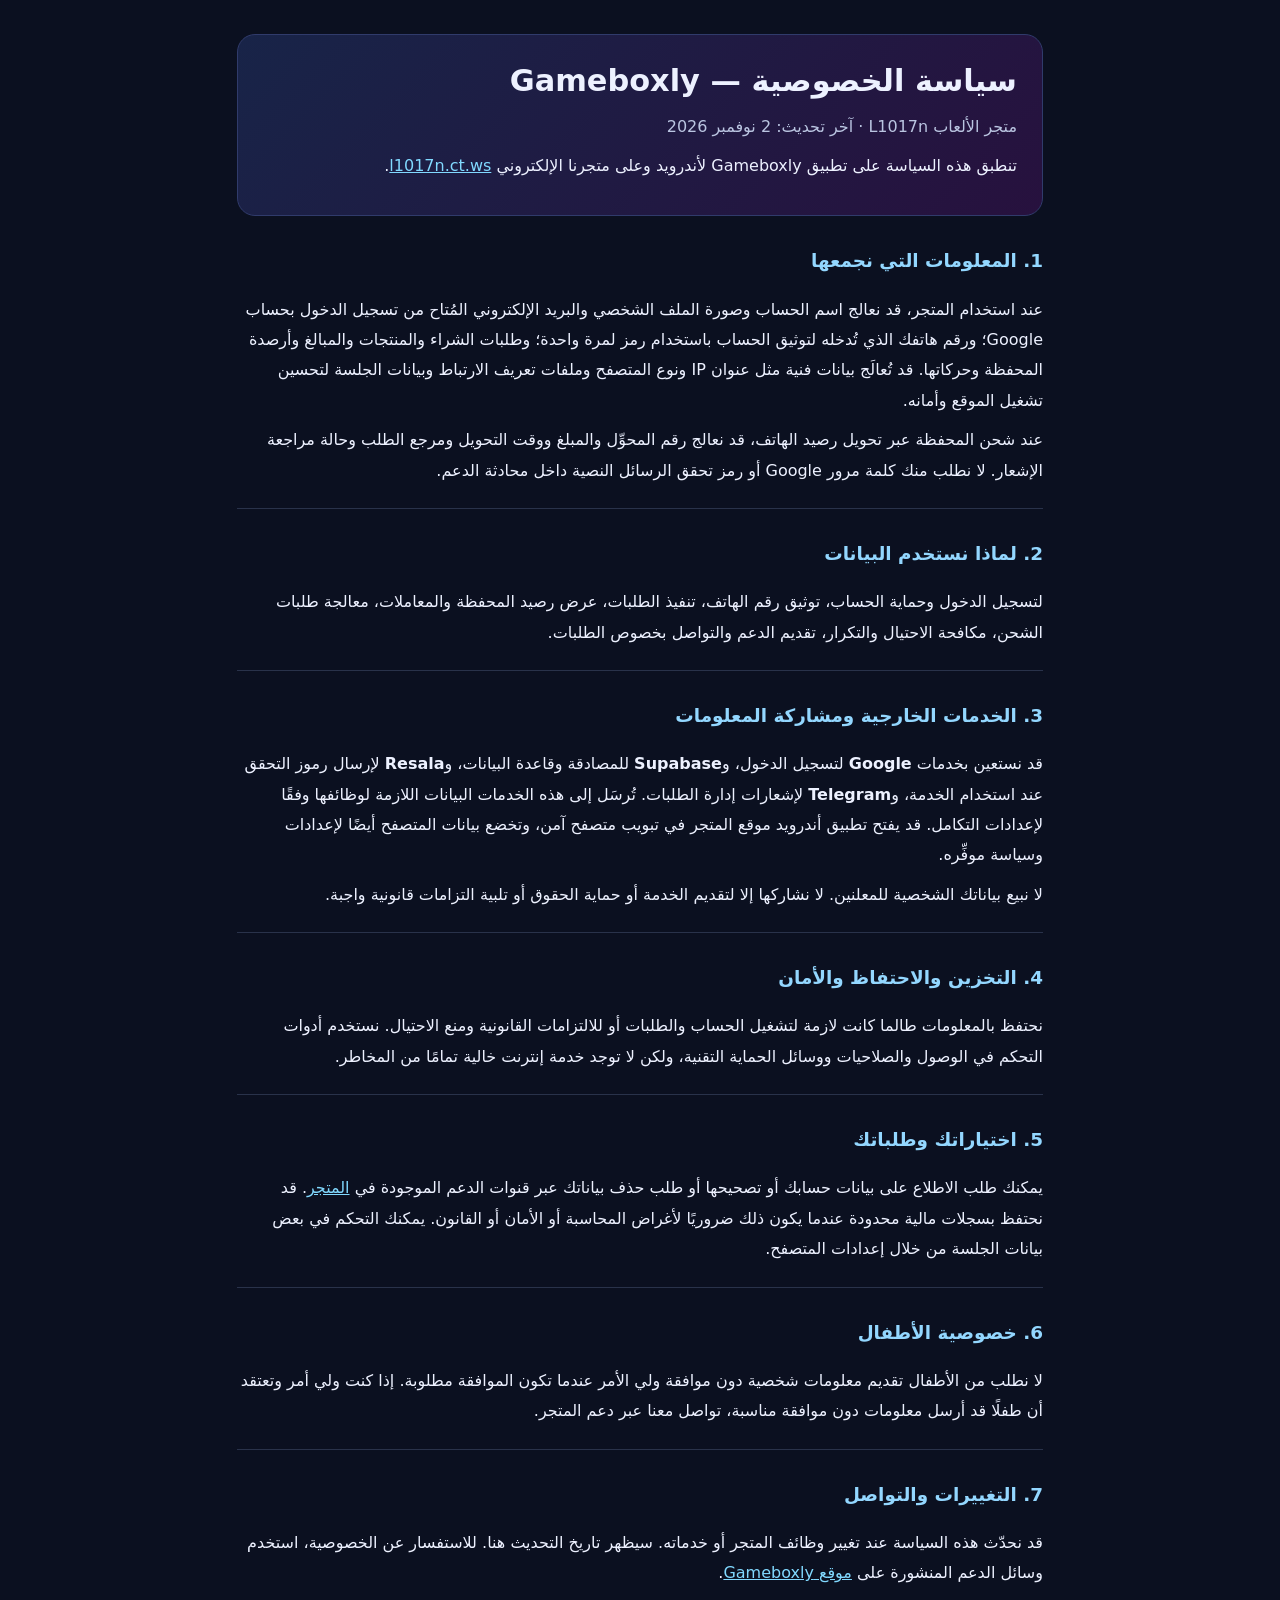
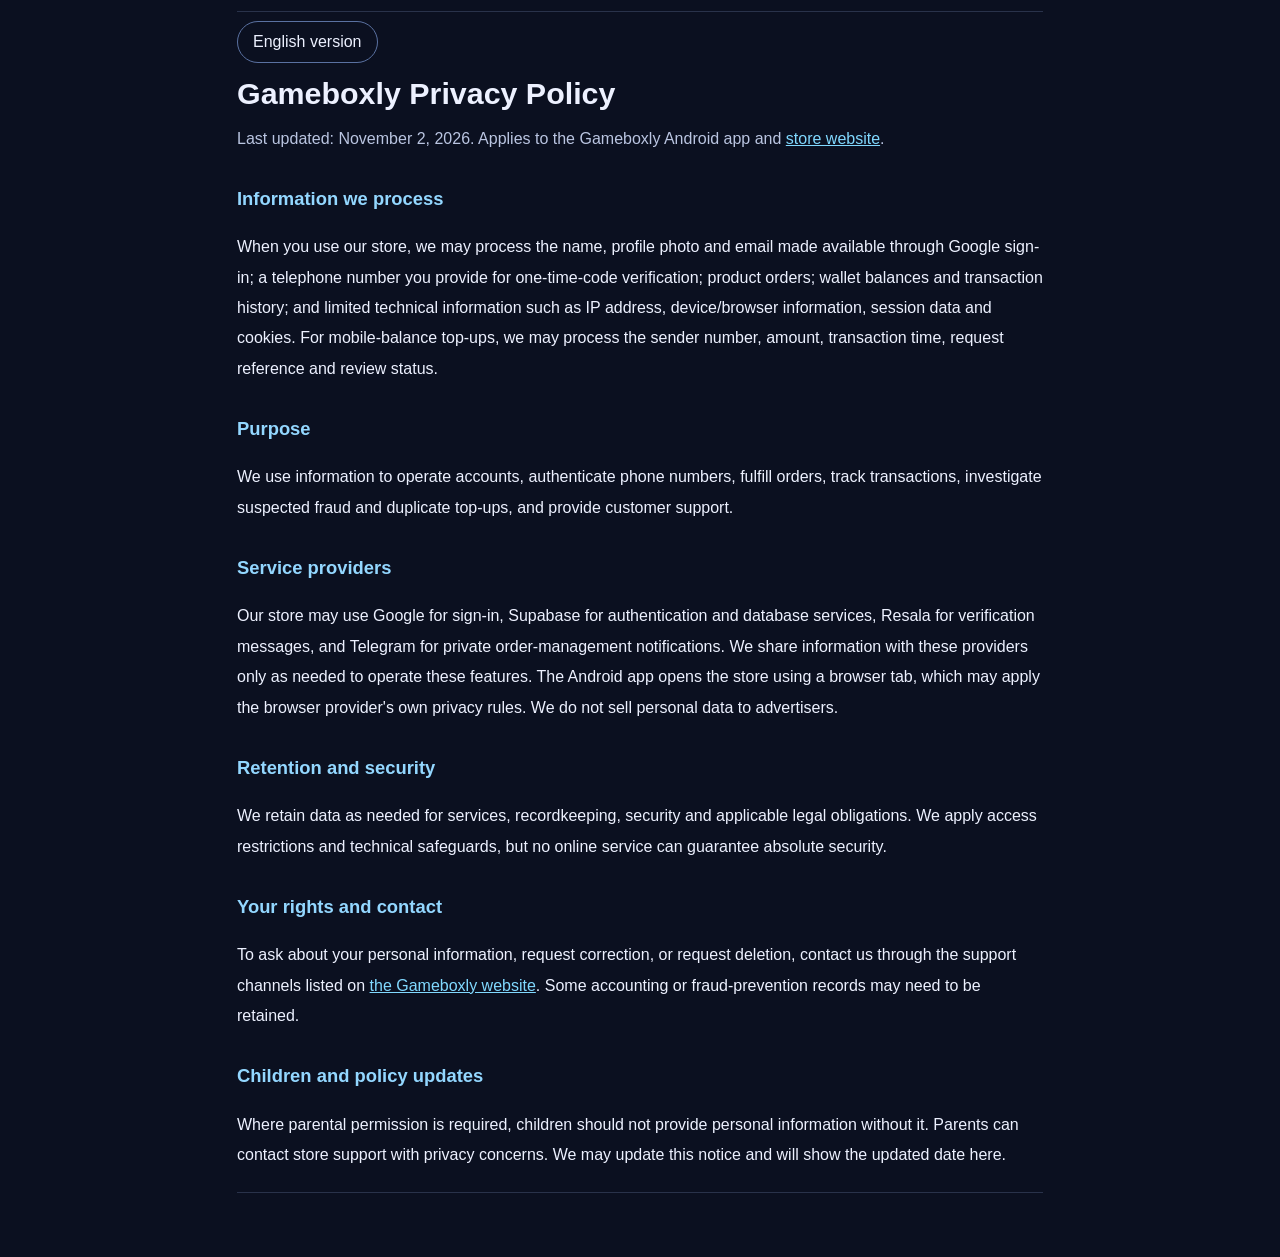
<file: privacy-policy.html>
<!doctype html>
<html lang="ar" dir="rtl">
<head>
<meta charset="utf-8">
<meta name="viewport" content="width=device-width,initial-scale=1">
<title>سياسة الخصوصية | Gameboxly Privacy Policy</title>
<meta name="description" content="سياسة الخصوصية لمتجر وتطبيق Gameboxly - L1017n.">
<style>
:root{color-scheme:dark}*{box-sizing:border-box}
body{font-family:system-ui,-apple-system,"Segoe UI",Tahoma,Arial,sans-serif;background:#0b1020;color:#edf1ff;line-height:1.9;margin:0}
main{max-width:850px;margin:34px auto 64px;padding:0 22px}
header{border:1px solid #303b6b;border-radius:18px;background:linear-gradient(135deg,#182448,#27113e);padding:25px}
h1{font-size:1.9rem;line-height:1.4;margin:0 0 8px}h2{font-size:1.15rem;color:#93d7ff;margin-top:28px}
a{color:#81d9ff}small,.muted{color:#bac5e1}p{margin:9px 0}li{margin-bottom:7px}
section{border-bottom:1px solid #29324a;padding-bottom:13px}
.lang{display:inline-block;padding:5px 15px;border:1px solid #5a71a1;border-radius:30px}
.english{direction:ltr;text-align:left;font-family:Arial,sans-serif}
</style>
</head>
<body>
<main>
<header>
<h1>سياسة الخصوصية — Gameboxly</h1>
<p class="muted">متجر الألعاب L1017n · آخر تحديث: 2 نوفمبر 2026</p>
<p>تنطبق هذه السياسة على تطبيق Gameboxly لأندرويد وعلى متجرنا الإلكتروني <a href="https://l1017n.ct.ws/">l1017n.ct.ws</a>.</p>
</header>
<section><h2>1. المعلومات التي نجمعها</h2>
<p>عند استخدام المتجر، قد نعالج اسم الحساب وصورة الملف الشخصي والبريد الإلكتروني المُتاح من تسجيل الدخول بحساب Google؛ ورقم هاتفك الذي تُدخله لتوثيق الحساب باستخدام رمز لمرة واحدة؛ وطلبات الشراء والمنتجات والمبالغ وأرصدة المحفظة وحركاتها. قد تُعالَج بيانات فنية مثل عنوان IP ونوع المتصفح وملفات تعريف الارتباط وبيانات الجلسة لتحسين تشغيل الموقع وأمانه.</p>
<p>عند شحن المحفظة عبر تحويل رصيد الهاتف، قد نعالج رقم المحوِّل والمبلغ ووقت التحويل ومرجع الطلب وحالة مراجعة الإشعار. لا نطلب منك كلمة مرور Google أو رمز تحقق الرسائل النصية داخل محادثة الدعم.</p>
</section>
<section><h2>2. لماذا نستخدم البيانات</h2>
<p>لتسجيل الدخول وحماية الحساب، توثيق رقم الهاتف، تنفيذ الطلبات، عرض رصيد المحفظة والمعاملات، معالجة طلبات الشحن، مكافحة الاحتيال والتكرار، تقديم الدعم والتواصل بخصوص الطلبات.</p>
</section>
<section><h2>3. الخدمات الخارجية ومشاركة المعلومات</h2>
<p>قد نستعين بخدمات <strong>Google</strong> لتسجيل الدخول، و<strong>Supabase</strong> للمصادقة وقاعدة البيانات، و<strong>Resala</strong> لإرسال رموز التحقق عند استخدام الخدمة، و<strong>Telegram</strong> لإشعارات إدارة الطلبات. تُرسَل إلى هذه الخدمات البيانات اللازمة لوظائفها وفقًا لإعدادات التكامل. قد يفتح تطبيق أندرويد موقع المتجر في تبويب متصفح آمن، وتخضع بيانات المتصفح أيضًا لإعدادات وسياسة موفِّره.</p>
<p>لا نبيع بياناتك الشخصية للمعلنين. لا نشاركها إلا لتقديم الخدمة أو حماية الحقوق أو تلبية التزامات قانونية واجبة.</p>
</section>
<section><h2>4. التخزين والاحتفاظ والأمان</h2>
<p>نحتفظ بالمعلومات طالما كانت لازمة لتشغيل الحساب والطلبات أو للالتزامات القانونية ومنع الاحتيال. نستخدم أدوات التحكم في الوصول والصلاحيات ووسائل الحماية التقنية، ولكن لا توجد خدمة إنترنت خالية تمامًا من المخاطر.</p>
</section>
<section><h2>5. اختياراتك وطلباتك</h2>
<p>يمكنك طلب الاطلاع على بيانات حسابك أو تصحيحها أو طلب حذف بياناتك عبر قنوات الدعم الموجودة في <a href="https://l1017n.ct.ws/">المتجر</a>. قد نحتفظ بسجلات مالية محدودة عندما يكون ذلك ضروريًا لأغراض المحاسبة أو الأمان أو القانون. يمكنك التحكم في بعض بيانات الجلسة من خلال إعدادات المتصفح.</p>
</section>
<section><h2>6. خصوصية الأطفال</h2>
<p>لا نطلب من الأطفال تقديم معلومات شخصية دون موافقة ولي الأمر عندما تكون الموافقة مطلوبة. إذا كنت ولي أمر وتعتقد أن طفلًا قد أرسل معلومات دون موافقة مناسبة، تواصل معنا عبر دعم المتجر.</p>
</section>
<section><h2>7. التغييرات والتواصل</h2>
<p>قد نحدّث هذه السياسة عند تغيير وظائف المتجر أو خدماته. سيظهر تاريخ التحديث هنا. للاستفسار عن الخصوصية، استخدم وسائل الدعم المنشورة على <a href="https://l1017n.ct.ws/">موقع Gameboxly</a>.</p>
</section>
<section class="english" lang="en">
<p class="lang">English version</p>
<h1>Gameboxly Privacy Policy</h1>
<p class="muted">Last updated: November 2, 2026. Applies to the Gameboxly Android app and <a href="https://l1017n.ct.ws/">store website</a>.</p>
<h2>Information we process</h2>
<p>When you use our store, we may process the name, profile photo and email made available through Google sign-in; a telephone number you provide for one-time-code verification; product orders; wallet balances and transaction history; and limited technical information such as IP address, device/browser information, session data and cookies. For mobile-balance top-ups, we may process the sender number, amount, transaction time, request reference and review status.</p>
<h2>Purpose</h2>
<p>We use information to operate accounts, authenticate phone numbers, fulfill orders, track transactions, investigate suspected fraud and duplicate top-ups, and provide customer support.</p>
<h2>Service providers</h2>
<p>Our store may use Google for sign-in, Supabase for authentication and database services, Resala for verification messages, and Telegram for private order-management notifications. We share information with these providers only as needed to operate these features. The Android app opens the store using a browser tab, which may apply the browser provider's own privacy rules. We do not sell personal data to advertisers.</p>
<h2>Retention and security</h2>
<p>We retain data as needed for services, recordkeeping, security and applicable legal obligations. We apply access restrictions and technical safeguards, but no online service can guarantee absolute security.</p>
<h2>Your rights and contact</h2>
<p>To ask about your personal information, request correction, or request deletion, contact us through the support channels listed on <a href="https://l1017n.ct.ws/">the Gameboxly website</a>. Some accounting or fraud-prevention records may need to be retained.</p>
<h2>Children and policy updates</h2>
<p>Where parental permission is required, children should not provide personal information without it. Parents can contact store support with privacy concerns. We may update this notice and will show the updated date here.</p>
</section>
</main>
</body>
</html>
</file>
